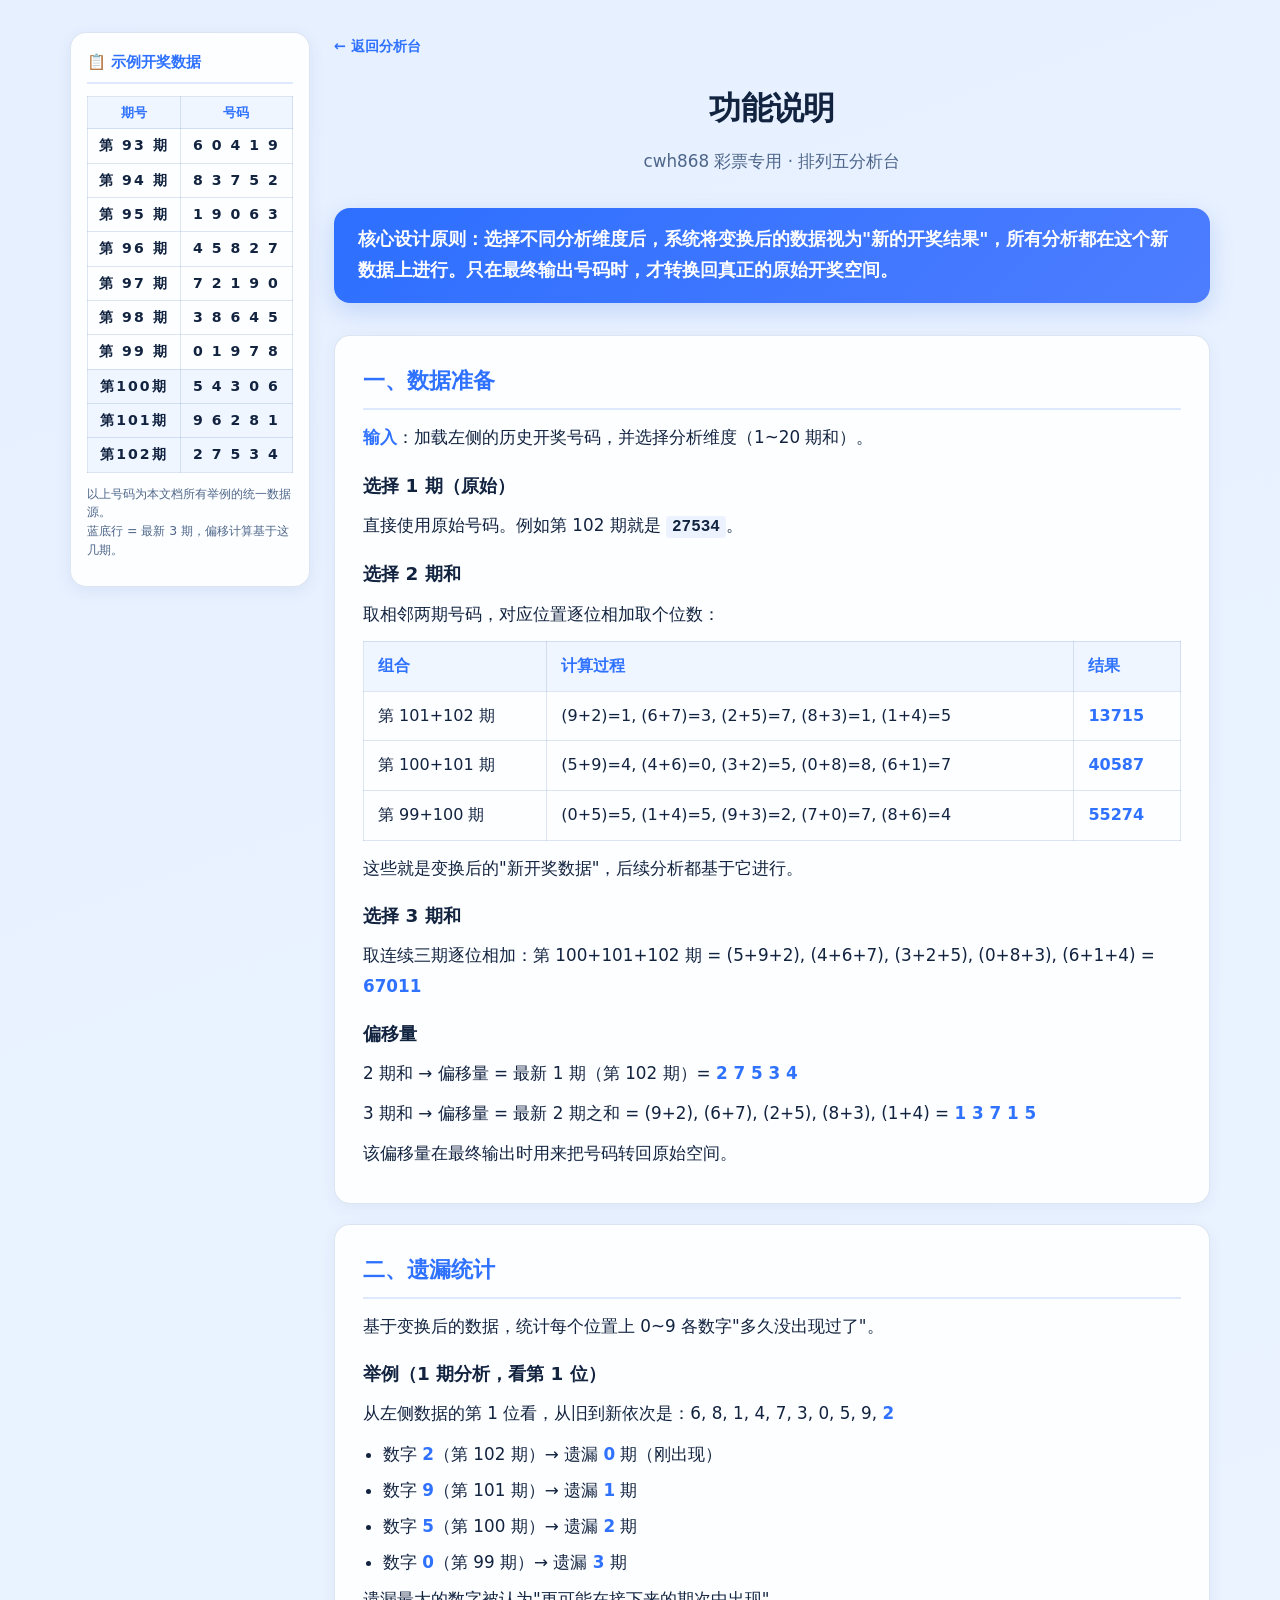
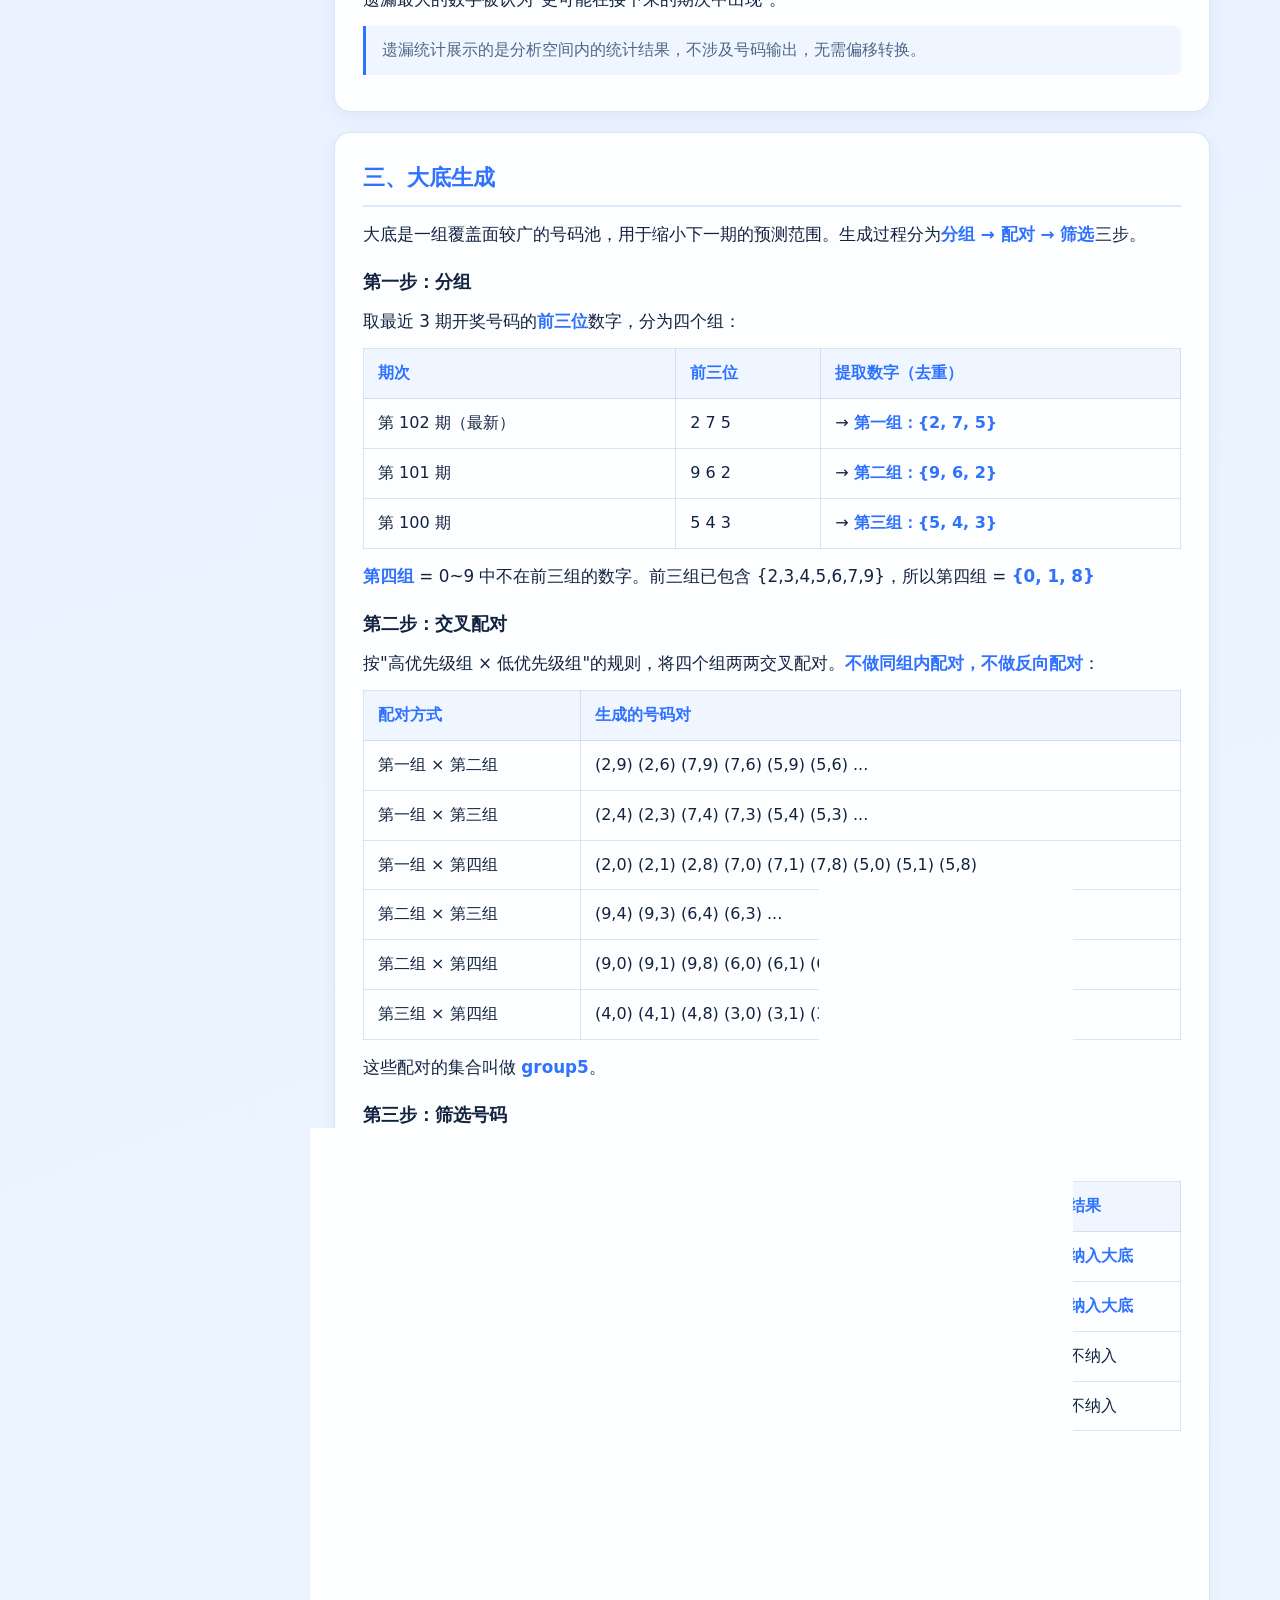
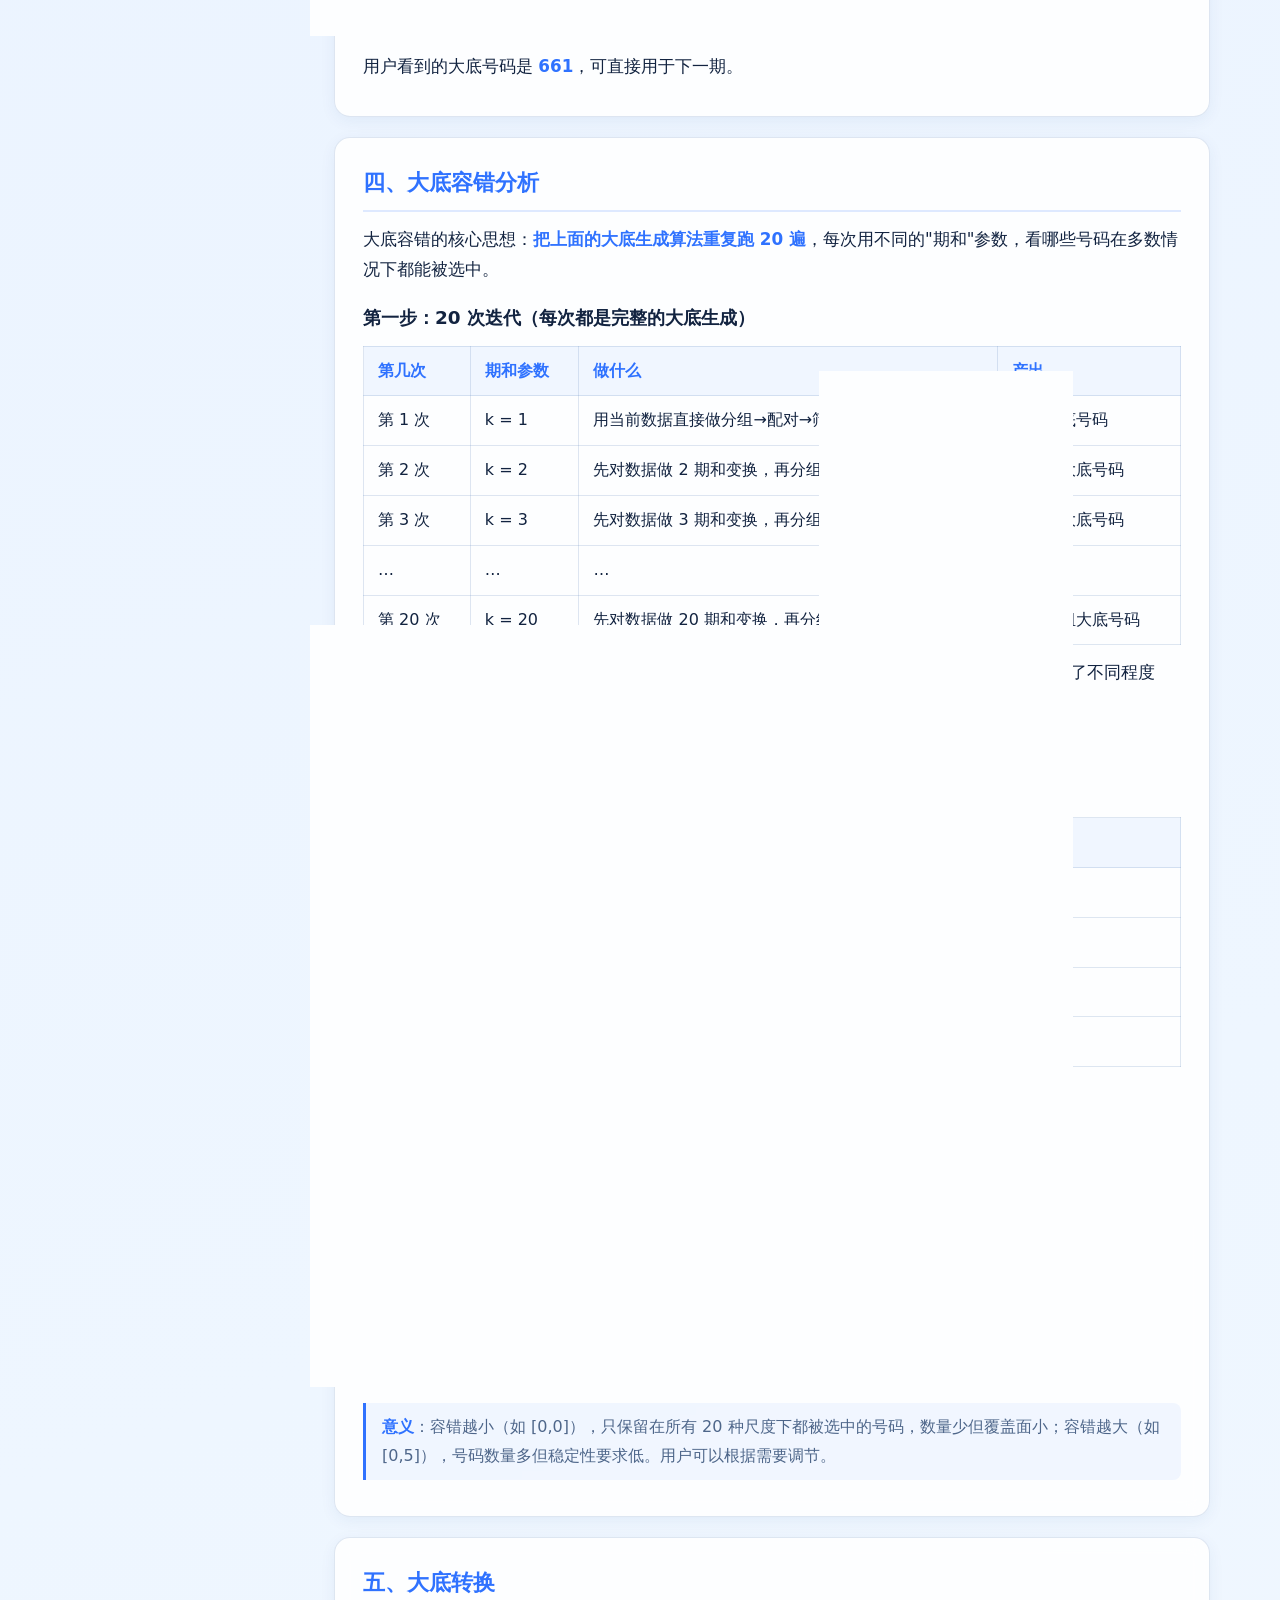
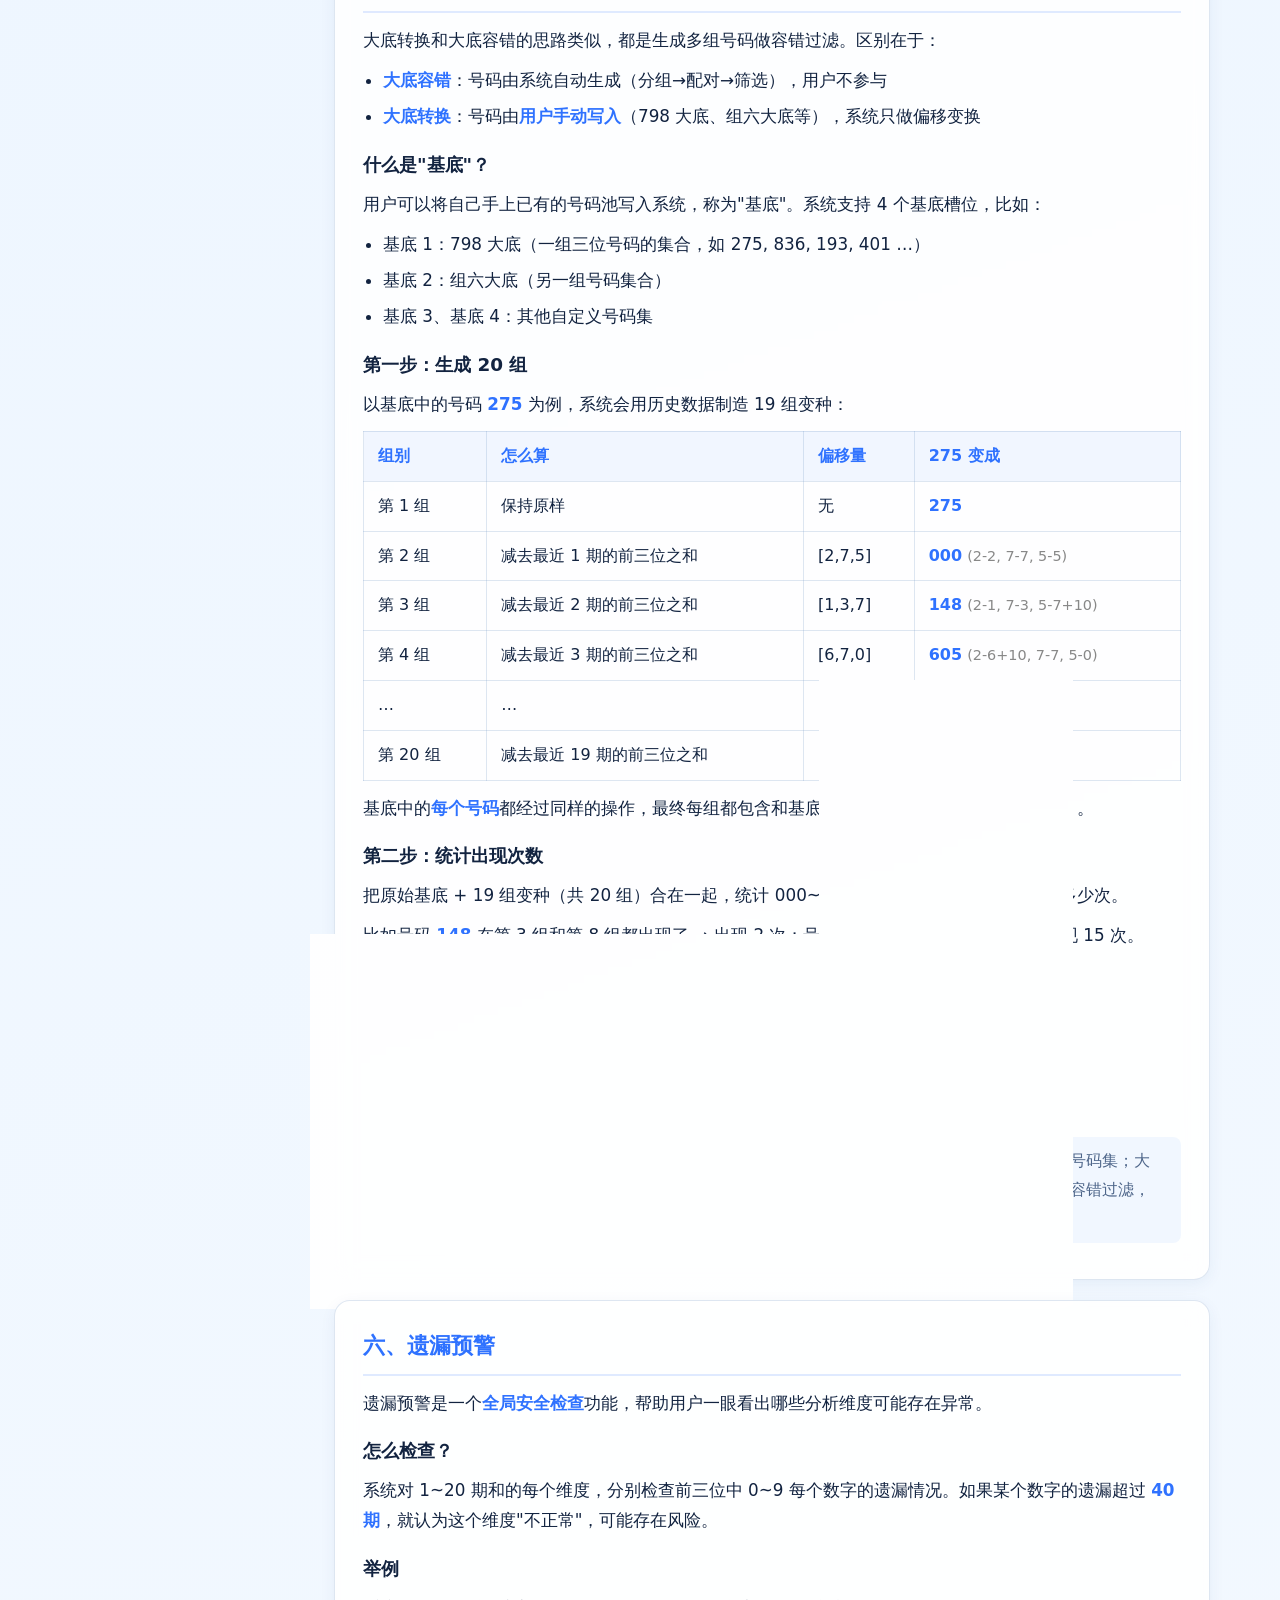
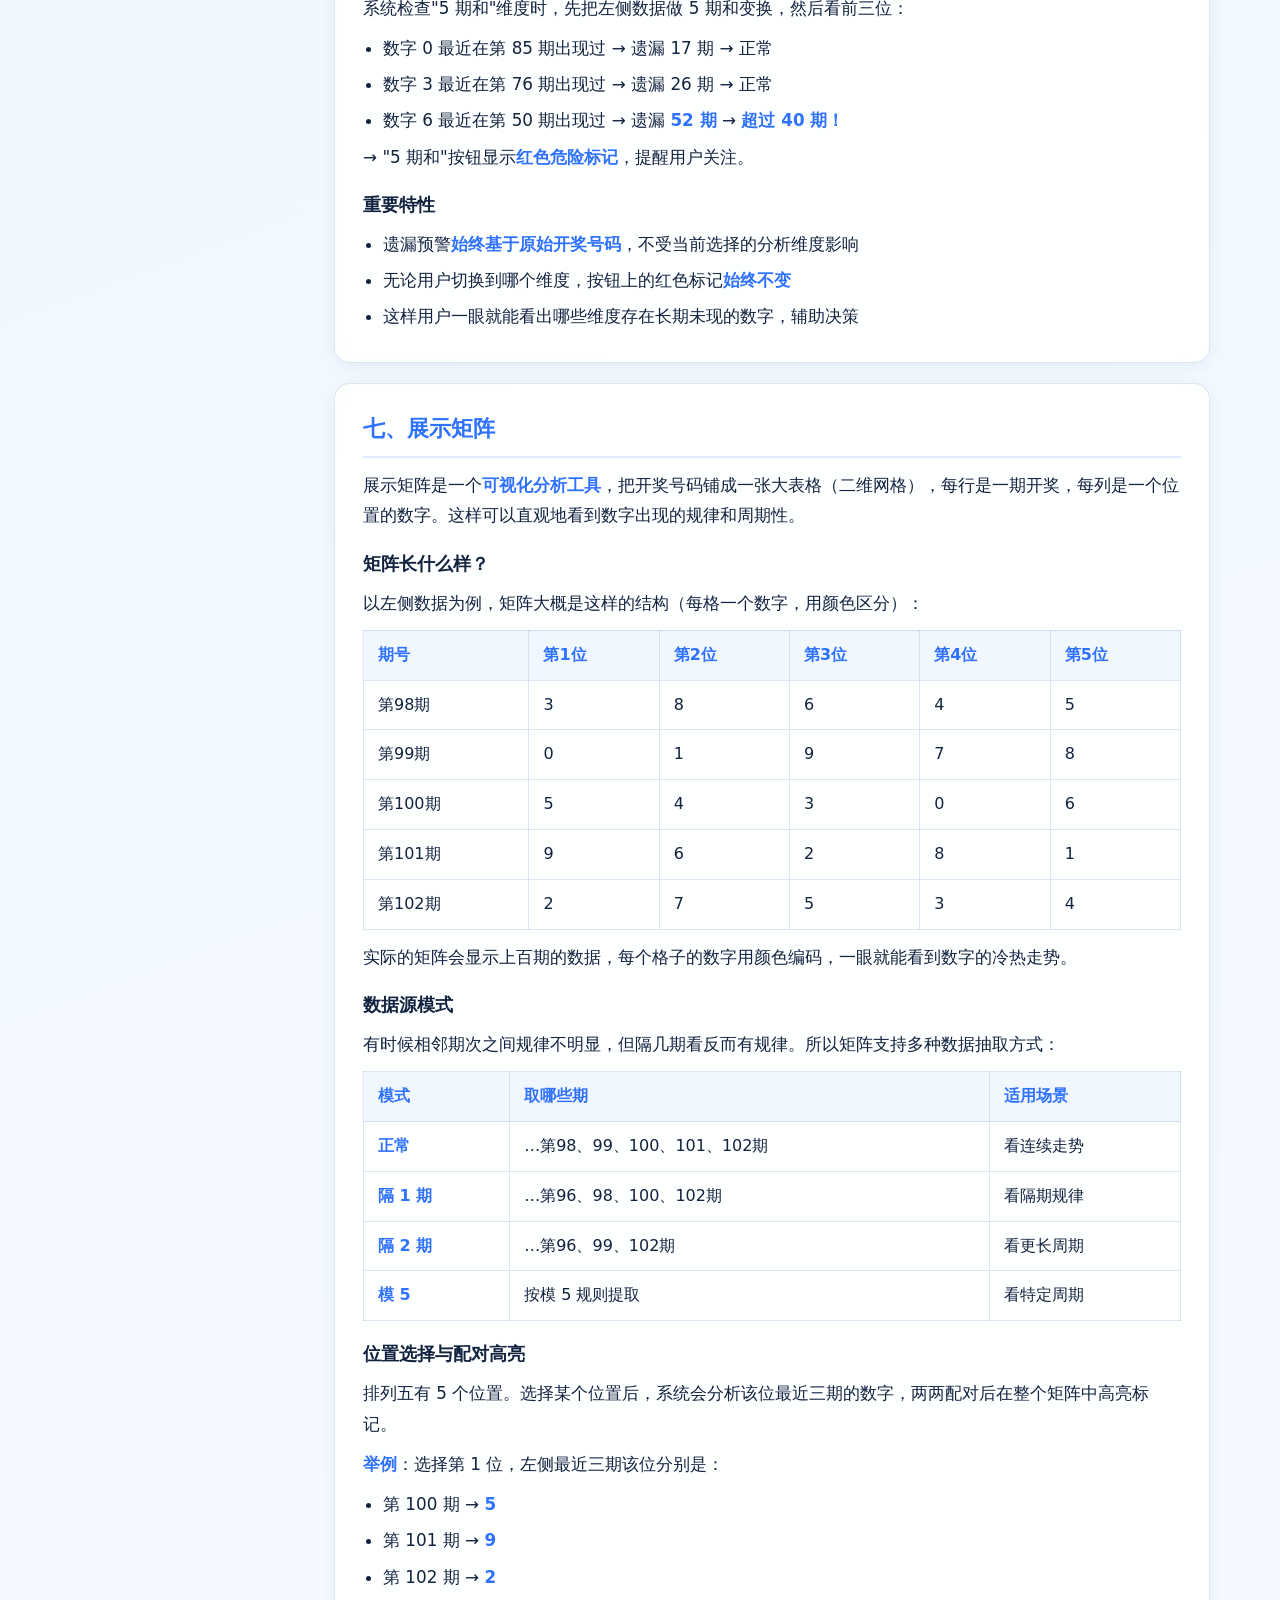
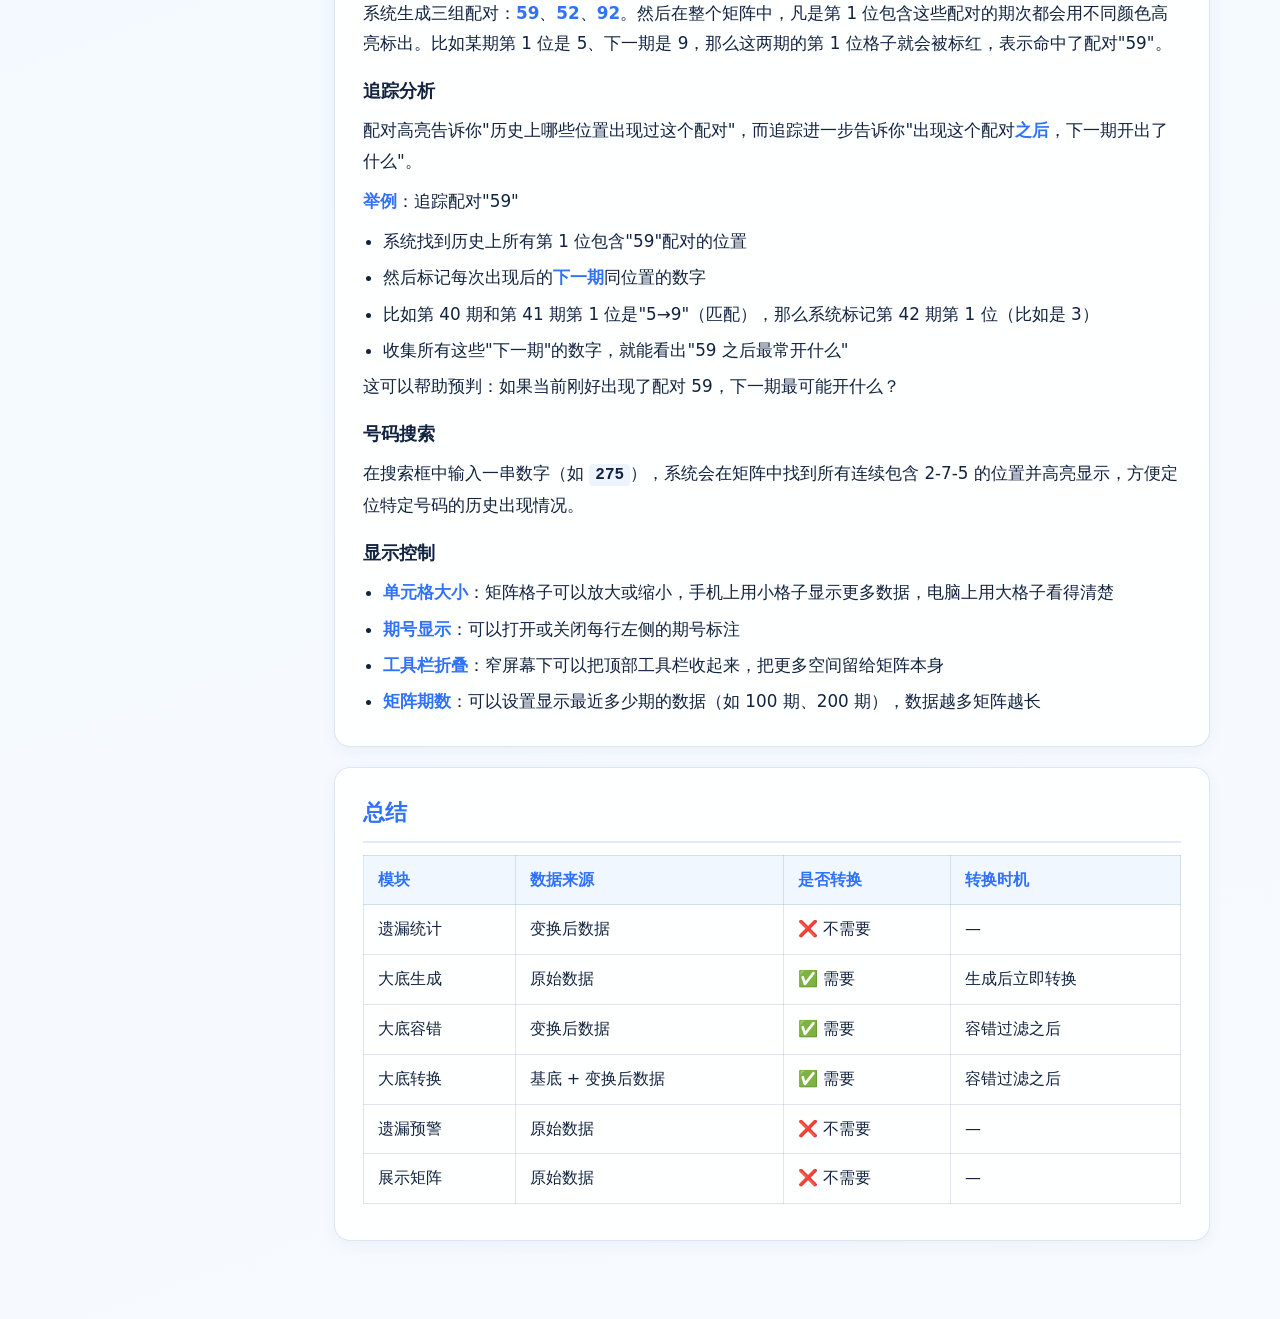
<file: templates/help.html>
<!DOCTYPE html>
<html lang="zh-CN">
<head>
    <meta charset="UTF-8">
    <meta name="viewport" content="width=device-width, initial-scale=1.0">
    <title>功能说明 — cwh868 彩票分析台</title>
    <style>
        :root {
            --bg: #f0f4ff;
            --surface: rgba(255,255,255,0.88);
            --text: #122340;
            --text-secondary: #4e668a;
            --accent: #2f72ff;
            --border: rgba(107,142,193,0.22);
            --radius: 16px;
            --font: -apple-system, BlinkMacSystemFont, "Segoe UI", "PingFang SC", "Hiragino Sans GB", "Microsoft YaHei", system-ui, sans-serif;
        }
        *, *::before, *::after { box-sizing: border-box; margin: 0; padding: 0; }
        body {
            background: linear-gradient(160deg, #e7f0ff 0%, #eef6ff 48%, #f7fbff 100%);
            color: var(--text);
            font-family: var(--font);
            line-height: 1.8;
            padding: 32px 20px 60px;
        }
        .page-layout {
            max-width: 1140px;
            margin: 0 auto;
            display: flex;
            gap: 24px;
            align-items: flex-start;
        }
        /* 左侧悬浮参考数据 */
        .ref-panel {
            position: sticky;
            top: 24px;
            width: 240px;
            min-width: 240px;
            background: var(--surface);
            border: 1px solid var(--border);
            border-radius: var(--radius);
            padding: 16px;
            backdrop-filter: blur(10px);
            box-shadow: 0 4px 16px rgba(19,62,141,0.08);
        }
        .ref-panel h3 {
            font-size: 0.95rem;
            font-weight: 700;
            color: var(--accent);
            margin-bottom: 10px;
            padding-bottom: 6px;
            border-bottom: 2px solid rgba(47,114,255,0.15);
        }
        .ref-panel table {
            width: 100%;
            border-collapse: collapse;
            font-size: 0.88rem;
        }
        .ref-panel th, .ref-panel td {
            padding: 4px 6px;
            border: 1px solid var(--border);
            text-align: center;
            font-variant-numeric: tabular-nums;
        }
        .ref-panel th {
            background: rgba(47,114,255,0.06);
            font-weight: 600;
            color: var(--accent);
            font-size: 0.8rem;
        }
        .ref-panel td { font-weight: 600; letter-spacing: 2px; white-space: nowrap; }
        .ref-panel .ref-note {
            font-size: 0.78rem;
            color: var(--text-secondary);
            margin-top: 10px;
            line-height: 1.5;
        }
        .ref-latest { background: rgba(47,114,255,0.06) !important; }
        /* 右侧主内容 */
        .main-content {
            flex: 1;
            min-width: 0;
        }
        h1 {
            font-size: 2rem;
            font-weight: 800;
            text-align: center;
            margin-bottom: 8px;
            letter-spacing: -0.02em;
        }
        .subtitle {
            text-align: center;
            color: var(--text-secondary);
            font-size: 1.05rem;
            margin-bottom: 32px;
        }
        .principle {
            background: linear-gradient(135deg, #2d6fff, #4d7dff);
            color: #fff;
            padding: 16px 24px;
            border-radius: var(--radius);
            font-size: 1.1rem;
            font-weight: 600;
            margin-bottom: 32px;
            box-shadow: 0 8px 24px rgba(42,105,219,0.2);
        }
        .section {
            background: var(--surface);
            border: 1px solid var(--border);
            border-radius: var(--radius);
            padding: 24px 28px;
            margin-bottom: 20px;
            backdrop-filter: blur(10px);
            box-shadow: 0 4px 16px rgba(19,62,141,0.06);
        }
        h2 {
            font-size: 1.4rem;
            font-weight: 700;
            color: var(--accent);
            margin-bottom: 12px;
            padding-bottom: 8px;
            border-bottom: 2px solid rgba(47,114,255,0.15);
        }
        .section h3 {
            font-size: 1.15rem;
            font-weight: 700;
            color: var(--text);
            margin: 16px 0 8px;
        }
        p, li { font-size: 1.05rem; color: var(--text); margin-bottom: 10px; }
        ol, ul { padding-left: 20px; }
        li { margin-bottom: 6px; }
        strong { color: var(--accent); }
        code { background: rgba(47,114,255,0.08); padding: 2px 6px; border-radius: 4px; font-weight: 600; font-size: 0.95em; }
        .note {
            background: rgba(47,114,255,0.06);
            border-left: 3px solid var(--accent);
            padding: 10px 16px;
            border-radius: 0 8px 8px 0;
            font-size: 1rem;
            color: var(--text-secondary);
            margin: 12px 0;
        }
        table {
            width: 100%;
            border-collapse: collapse;
            margin: 12px 0;
            font-size: 1rem;
        }
        th, td {
            padding: 10px 14px;
            border: 1px solid var(--border);
            text-align: left;
        }
        th {
            background: rgba(47,114,255,0.06);
            font-weight: 700;
            color: var(--accent);
        }
        .back-link {
            display: inline-block;
            margin-bottom: 20px;
            color: var(--accent);
            text-decoration: none;
            font-weight: 600;
            font-size: 0.9rem;
        }
        .back-link:hover { text-decoration: underline; }
        .calc { color: #888; font-size: 0.9em; }
        /* 移动端 */
        @media (max-width: 860px) {
            .page-layout { flex-direction: column; }
            .ref-panel {
                position: static;
                width: 100%;
                min-width: 0;
            }
        }
        @media (max-width: 640px) {
            body { padding: 16px 10px 40px; }
            h1 { font-size: 1.4rem; }
            h2 { font-size: 1.15rem; }
            .subtitle { font-size: 0.9rem; margin-bottom: 20px; }
            .principle { font-size: 0.95rem; padding: 12px 16px; }
            .section { padding: 16px 14px; }
            .section h3 { font-size: 1rem; }
            p, li { font-size: 0.95rem; }
            table { display: block; overflow-x: auto; -webkit-overflow-scrolling: touch; white-space: nowrap; }
            thead { display: table; width: 100%; }
            tbody { display: table; width: 100%; }
            tr { display: table-row; }
            th, td { padding: 8px 10px; font-size: 0.88rem; }
        }
        @media (max-width: 480px) {
            body { padding: 12px 8px 32px; }
            h1 { font-size: 1.2rem; }
            h2 { font-size: 1.05rem; }
            .section { padding: 12px 10px; }
            th, td { padding: 6px 8px; font-size: 0.82rem; }
            .note { padding: 8px 12px; font-size: 0.9rem; }
        }
    </style>
</head>
<body>
    <div class="page-layout">
        <!-- 左侧悬浮参考数据 -->
        <aside class="ref-panel">
            <h3>📋 示例开奖数据</h3>
            <table>
                <thead>
                    <tr><th>期号</th><th>号码</th></tr>
                </thead>
                <tbody>
                    <tr><td>第 93 期</td><td>6 0 4 1 9</td></tr>
                    <tr><td>第 94 期</td><td>8 3 7 5 2</td></tr>
                    <tr><td>第 95 期</td><td>1 9 0 6 3</td></tr>
                    <tr><td>第 96 期</td><td>4 5 8 2 7</td></tr>
                    <tr><td>第 97 期</td><td>7 2 1 9 0</td></tr>
                    <tr><td>第 98 期</td><td>3 8 6 4 5</td></tr>
                    <tr><td>第 99 期</td><td>0 1 9 7 8</td></tr>
                    <tr class="ref-latest"><td>第100期</td><td>5 4 3 0 6</td></tr>
                    <tr class="ref-latest"><td>第101期</td><td>9 6 2 8 1</td></tr>
                    <tr class="ref-latest"><td>第102期</td><td>2 7 5 3 4</td></tr>
                </tbody>
            </table>
            <p class="ref-note">
                以上号码为本文档所有举例的统一数据源。<br>
                蓝底行 = 最新 3 期，偏移计算基于这几期。
            </p>
        </aside>

        <!-- 右侧主内容 -->
        <div class="main-content">
            <a href="/" class="back-link">← 返回分析台</a>
            <h1>功能说明</h1>
            <p class="subtitle">cwh868 彩票专用 · 排列五分析台</p>

            <div class="principle">
                核心设计原则：选择不同分析维度后，系统将变换后的数据视为"新的开奖结果"，所有分析都在这个新数据上进行。只在最终输出号码时，才转换回真正的原始开奖空间。
            </div>

            <!-- 一、数据准备 -->
            <div class="section">
                <h2>一、数据准备</h2>
                <p><strong>输入</strong>：加载左侧的历史开奖号码，并选择分析维度（1~20 期和）。</p>

                <h3>选择 1 期（原始）</h3>
                <p>直接使用原始号码。例如第 102 期就是 <code>27534</code>。</p>

                <h3>选择 2 期和</h3>
                <p>取相邻两期号码，对应位置逐位相加取个位数：</p>
                <table>
                    <tr><th>组合</th><th>计算过程</th><th>结果</th></tr>
                    <tr><td>第 101+102 期</td><td>(9+2)=1, (6+7)=3, (2+5)=7, (8+3)=1, (1+4)=5</td><td><strong>13715</strong></td></tr>
                    <tr><td>第 100+101 期</td><td>(5+9)=4, (4+6)=0, (3+2)=5, (0+8)=8, (6+1)=7</td><td><strong>40587</strong></td></tr>
                    <tr><td>第 99+100 期</td><td>(0+5)=5, (1+4)=5, (9+3)=2, (7+0)=7, (8+6)=4</td><td><strong>55274</strong></td></tr>
                </table>
                <p>这些就是变换后的"新开奖数据"，后续分析都基于它进行。</p>

                <h3>选择 3 期和</h3>
                <p>取连续三期逐位相加：第 100+101+102 期 = (5+9+2), (4+6+7), (3+2+5), (0+8+3), (6+1+4) = <strong>67011</strong></p>

                <h3>偏移量</h3>
                <p>2 期和 → 偏移量 = 最新 1 期（第 102 期）= <strong>2 7 5 3 4</strong></p>
                <p>3 期和 → 偏移量 = 最新 2 期之和 = (9+2), (6+7), (2+5), (8+3), (1+4) = <strong>1 3 7 1 5</strong></p>
                <p>该偏移量在最终输出时用来把号码转回原始空间。</p>
            </div>

            <!-- 二、遗漏统计 -->
            <div class="section">
                <h2>二、遗漏统计</h2>
                <p>基于变换后的数据，统计每个位置上 0~9 各数字"多久没出现过了"。</p>

                <h3>举例（1 期分析，看第 1 位）</h3>
                <p>从左侧数据的第 1 位看，从旧到新依次是：6, 8, 1, 4, 7, 3, 0, 5, 9, <strong>2</strong></p>
                <ul>
                    <li>数字 <strong>2</strong>（第 102 期）→ 遗漏 <strong>0</strong> 期（刚出现）</li>
                    <li>数字 <strong>9</strong>（第 101 期）→ 遗漏 <strong>1</strong> 期</li>
                    <li>数字 <strong>5</strong>（第 100 期）→ 遗漏 <strong>2</strong> 期</li>
                    <li>数字 <strong>0</strong>（第 99 期）→ 遗漏 <strong>3</strong> 期</li>
                </ul>
                <p>遗漏最大的数字被认为"更可能在接下来的期次中出现"。</p>
                <div class="note">遗漏统计展示的是分析空间内的统计结果，不涉及号码输出，无需偏移转换。</div>
            </div>

            <!-- 三、大底生成 -->
            <!-- 三、大底生成 -->
            <div class="section">
                <h2>三、大底生成</h2>
                <p>大底是一组覆盖面较广的号码池，用于缩小下一期的预测范围。生成过程分为<strong>分组 → 配对 → 筛选</strong>三步。</p>

                <h3>第一步：分组</h3>
                <p>取最近 3 期开奖号码的<strong>前三位</strong>数字，分为四个组：</p>
                <table>
                    <tr><th>期次</th><th>前三位</th><th>提取数字（去重）</th></tr>
                    <tr><td>第 102 期（最新）</td><td>2 7 5</td><td>→ <strong>第一组：{2, 7, 5}</strong></td></tr>
                    <tr><td>第 101 期</td><td>9 6 2</td><td>→ <strong>第二组：{9, 6, 2}</strong></td></tr>
                    <tr><td>第 100 期</td><td>5 4 3</td><td>→ <strong>第三组：{5, 4, 3}</strong></td></tr>
                </table>
                <p><strong>第四组</strong> = 0~9 中不在前三组的数字。前三组已包含 {2,3,4,5,6,7,9}，所以第四组 = <strong>{0, 1, 8}</strong></p>

                <h3>第二步：交叉配对</h3>
                <p>按"高优先级组 × 低优先级组"的规则，将四个组两两交叉配对。<strong>不做同组内配对，不做反向配对</strong>：</p>
                <table>
                    <tr><th>配对方式</th><th>生成的号码对</th></tr>
                    <tr><td>第一组 × 第二组</td><td>(2,9) (2,6) (7,9) (7,6) (5,9) (5,6) ...</td></tr>
                    <tr><td>第一组 × 第三组</td><td>(2,4) (2,3) (7,4) (7,3) (5,4) (5,3) ...</td></tr>
                    <tr><td>第一组 × 第四组</td><td>(2,0) (2,1) (2,8) (7,0) (7,1) (7,8) (5,0) (5,1) (5,8)</td></tr>
                    <tr><td>第二组 × 第三组</td><td>(9,4) (9,3) (6,4) (6,3) ...</td></tr>
                    <tr><td>第二组 × 第四组</td><td>(9,0) (9,1) (9,8) (6,0) (6,1) (6,8) ...</td></tr>
                    <tr><td>第三组 × 第四组</td><td>(4,0) (4,1) (4,8) (3,0) (3,1) (3,8) ...</td></tr>
                </table>
                <p>这些配对的集合叫做 <strong>group5</strong>。</p>

                <h3>第三步：筛选号码</h3>
                <p>遍历所有三位数 000~999，检查每个号码的三个数字中是否<strong>包含 group5 中的任意一对</strong>：</p>
                <table>
                    <tr><th>号码</th><th>检查过程</th><th>结果</th></tr>
                    <tr><td>290</td><td>包含数字 2 和 9 → 配对 (2,9) 在 group5 中 ✅</td><td><strong>纳入大底</strong></td></tr>
                    <tr><td>193</td><td>包含数字 1 和 9; 1 和 3; 9 和 3 → (9,3) 在 group5 中 ✅</td><td><strong>纳入大底</strong></td></tr>
                    <tr><td>111</td><td>只有数字 1，无法组成配对</td><td>不纳入</td></tr>
                    <tr><td>888</td><td>只有数字 8，无法组成配对（同组内不配对）</td><td>不纳入</td></tr>
                </table>
                <p>最终得到一组三位号码列表，就是<strong>大底</strong>。</p>

                <h3>第四步：偏移转换（仅维度 > 1 时）</h3>
                <p>如果选择了 2 期和分析，此时的大底号码还在"2 期和空间"中，需要转回原始空间：</p>
                <p>例如大底中筛出号码 <strong>836</strong>，偏移量为 <strong>[2, 7, 5]</strong>（第 102 期前三位）：</p>
                <p>最终输出 = (8−2), (3−7+10), (6−5) = <strong>661</strong>  <span class="calc">负数时加 10 取个位</span></p>
                <p>用户看到的大底号码是 <strong>661</strong>，可直接用于下一期。</p>
            </div>

            <!-- 四、大底容错分析 -->
            <div class="section">
                <h2>四、大底容错分析</h2>
                <p>大底容错的核心思想：<strong>把上面的大底生成算法重复跑 20 遍</strong>，每次用不同的"期和"参数，看哪些号码在多数情况下都能被选中。</p>

                <h3>第一步：20 次迭代（每次都是完整的大底生成）</h3>
                <table>
                    <tr><th>第几次</th><th>期和参数</th><th>做什么</th><th>产出</th></tr>
                    <tr><td>第 1 次</td><td>k = 1</td><td>用当前数据直接做分组→配对→筛选</td><td>一组大底号码</td></tr>
                    <tr><td>第 2 次</td><td>k = 2</td><td>先对数据做 2 期和变换，再分组→配对→筛选</td><td>另一组大底号码</td></tr>
                    <tr><td>第 3 次</td><td>k = 3</td><td>先对数据做 3 期和变换，再分组→配对→筛选</td><td>又一组大底号码</td></tr>
                    <tr><td>…</td><td>…</td><td>…</td><td>…</td></tr>
                    <tr><td>第 20 次</td><td>k = 20</td><td>先对数据做 20 期和变换，再分组→配对→筛选</td><td>最后一组大底号码</td></tr>
                </table>
                <p>每次迭代内部的算法和上面"三、大底生成"完全一样（分组→配对→筛选），只是输入数据经过了不同程度的"期和变换"。</p>

                <h3>第二步：统计出现次数</h3>
                <p>把 20 组大底合在一起，统计每个三位数分别出现了多少次：</p>
                <table>
                    <tr><th>号码</th><th>在 20 组中出现次数</th><th>含义</th></tr>
                    <tr><td>275</td><td>20 次（每组都有）</td><td>在所有时间尺度下都被选中，非常稳定</td></tr>
                    <tr><td>836</td><td>18 次（缺席 2 组）</td><td>在大多数尺度下被选中，比较稳定</td></tr>
                    <tr><td>409</td><td>15 次（缺席 5 组）</td><td>只在部分尺度下被选中，稳定性一般</td></tr>
                    <tr><td>777</td><td>3 次</td><td>只在少数尺度下偶然被选中，不稳定</td></tr>
                </table>

                <h3>第三步：容错过滤</h3>
                <p>用户设置<strong>容错范围</strong>来决定保留哪些号码。例如容错范围 <strong>[0, 2]</strong>：</p>
                <ul>
                    <li>"0"表示允许缺席最少 0 组 → 出现次数最多 20 次</li>
                    <li>"2"表示允许缺席最多 2 组 → 出现次数最少 18 次</li>
                    <li>所以保留出现次数在 <strong>18~20 次</strong>之间的号码</li>
                </ul>
                <p>上表中 275（20次）和 836（18次）被保留，409 和 777 被过滤掉。</p>

                <h3>第四步：偏移转换（最后一步）</h3>
                <p>过滤完成后，如果分析维度 > 1，对保留的每个号码减去偏移量转回原始空间，然后去重排序。</p>
                <div class="note"><strong>意义</strong>：容错越小（如 [0,0]），只保留在所有 20 种尺度下都被选中的号码，数量少但覆盖面小；容错越大（如 [0,5]），号码数量多但稳定性要求低。用户可以根据需要调节。</div>
            </div>

            <!-- 五、大底转换 -->
            <div class="section">
                <h2>五、大底转换</h2>
                <p>大底转换和大底容错的思路类似，都是生成多组号码做容错过滤。区别在于：</p>
                <ul>
                    <li><strong>大底容错</strong>：号码由系统自动生成（分组→配对→筛选），用户不参与</li>
                    <li><strong>大底转换</strong>：号码由<strong>用户手动写入</strong>（798 大底、组六大底等），系统只做偏移变换</li>
                </ul>

                <h3>什么是"基底"？</h3>
                <p>用户可以将自己手上已有的号码池写入系统，称为"基底"。系统支持 4 个基底槽位，比如：</p>
                <ul>
                    <li>基底 1：798 大底（一组三位号码的集合，如 275, 836, 193, 401 …）</li>
                    <li>基底 2：组六大底（另一组号码集合）</li>
                    <li>基底 3、基底 4：其他自定义号码集</li>
                </ul>

                <h3>第一步：生成 20 组</h3>
                <p>以基底中的号码 <strong>275</strong> 为例，系统会用历史数据制造 19 组变种：</p>
                <table>
                    <tr><th>组别</th><th>怎么算</th><th>偏移量</th><th>275 变成</th></tr>
                    <tr><td>第 1 组</td><td>保持原样</td><td>无</td><td><strong>275</strong></td></tr>
                    <tr><td>第 2 组</td><td>减去最近 1 期的前三位之和</td><td>[2,7,5]</td><td><strong>000</strong> <span class="calc">(2-2, 7-7, 5-5)</span></td></tr>
                    <tr><td>第 3 组</td><td>减去最近 2 期的前三位之和</td><td>[1,3,7]</td><td><strong>148</strong> <span class="calc">(2-1, 7-3, 5-7+10)</span></td></tr>
                    <tr><td>第 4 组</td><td>减去最近 3 期的前三位之和</td><td>[6,7,0]</td><td><strong>605</strong> <span class="calc">(2-6+10, 7-7, 5-0)</span></td></tr>
                    <tr><td>…</td><td>…</td><td>…</td><td>…</td></tr>
                    <tr><td>第 20 组</td><td>减去最近 19 期的前三位之和</td><td>[x,y,z]</td><td>某个三位数</td></tr>
                </table>
                <p>基底中的<strong>每个号码</strong>都经过同样的操作，最终每组都包含和基底相同数量的号码（只是数字变了）。</p>

                <h3>第二步：统计出现次数</h3>
                <p>把原始基底 + 19 组变种（共 20 组）合在一起，统计 000~999 每个号码在 20 组中出现了多少次。</p>
                <p>比如号码 <strong>148</strong> 在第 3 组和第 8 组都出现了 → 出现 2 次；号码 <strong>275</strong> 在很多组都出现了 → 出现 15 次。</p>

                <h3>第三步：容错过滤</h3>
                <p>和大底容错一样，用户设置容错范围（如 [0, 2]），保留出现次数满足条件的号码。</p>

                <h3>第四步：偏移转换（最后一步）</h3>
                <p>过滤完成后，如果分析维度 > 1，对保留的每个号码减去偏移量转回原始空间，去重排序。</p>

                <div class="note"><strong>和大底容错的区别</strong>：大底容错的号码来源是系统算法自动生成（分组配对），每次迭代生成不同的号码集；大底转换的号码来源是用户手写的固定基底，每次迭代只是对同一批号码做数字偏移。两者最后都做容错过滤，目的都是找出"在多种变换下都稳定存在"的号码。</div>
            </div>

            <!-- 六、遗漏预警 -->
            <div class="section">
                <h2>六、遗漏预警</h2>
                <p>遗漏预警是一个<strong>全局安全检查</strong>功能，帮助用户一眼看出哪些分析维度可能存在异常。</p>

                <h3>怎么检查？</h3>
                <p>系统对 1~20 期和的每个维度，分别检查前三位中 0~9 每个数字的遗漏情况。如果某个数字的遗漏超过 <strong>40 期</strong>，就认为这个维度"不正常"，可能存在风险。</p>

                <h3>举例</h3>
                <p>系统检查"5 期和"维度时，先把左侧数据做 5 期和变换，然后看前三位：</p>
                <ul>
                    <li>数字 0 最近在第 85 期出现过 → 遗漏 17 期 → 正常</li>
                    <li>数字 3 最近在第 76 期出现过 → 遗漏 26 期 → 正常</li>
                    <li>数字 6 最近在第 50 期出现过 → 遗漏 <strong>52 期</strong> → <strong>超过 40 期！</strong></li>
                </ul>
                <p>→ "5 期和"按钮显示<strong>红色危险标记</strong>，提醒用户关注。</p>

                <h3>重要特性</h3>
                <ul>
                    <li>遗漏预警<strong>始终基于原始开奖号码</strong>，不受当前选择的分析维度影响</li>
                    <li>无论用户切换到哪个维度，按钮上的红色标记<strong>始终不变</strong></li>
                    <li>这样用户一眼就能看出哪些维度存在长期未现的数字，辅助决策</li>
                </ul>
            </div>

            <!-- 七、展示矩阵 -->
            <div class="section">
                <h2>七、展示矩阵</h2>
                <p>展示矩阵是一个<strong>可视化分析工具</strong>，把开奖号码铺成一张大表格（二维网格），每行是一期开奖，每列是一个位置的数字。这样可以直观地看到数字出现的规律和周期性。</p>

                <h3>矩阵长什么样？</h3>
                <p>以左侧数据为例，矩阵大概是这样的结构（每格一个数字，用颜色区分）：</p>
                <table>
                    <tr><th>期号</th><th>第1位</th><th>第2位</th><th>第3位</th><th>第4位</th><th>第5位</th></tr>
                    <tr><td>第98期</td><td>3</td><td>8</td><td>6</td><td>4</td><td>5</td></tr>
                    <tr><td>第99期</td><td>0</td><td>1</td><td>9</td><td>7</td><td>8</td></tr>
                    <tr><td>第100期</td><td>5</td><td>4</td><td>3</td><td>0</td><td>6</td></tr>
                    <tr><td>第101期</td><td>9</td><td>6</td><td>2</td><td>8</td><td>1</td></tr>
                    <tr><td>第102期</td><td>2</td><td>7</td><td>5</td><td>3</td><td>4</td></tr>
                </table>
                <p>实际的矩阵会显示上百期的数据，每个格子的数字用颜色编码，一眼就能看到数字的冷热走势。</p>

                <h3>数据源模式</h3>
                <p>有时候相邻期次之间规律不明显，但隔几期看反而有规律。所以矩阵支持多种数据抽取方式：</p>
                <table>
                    <tr><th>模式</th><th>取哪些期</th><th>适用场景</th></tr>
                    <tr><td><strong>正常</strong></td><td>…第98、99、100、101、102期</td><td>看连续走势</td></tr>
                    <tr><td><strong>隔 1 期</strong></td><td>…第96、98、100、102期</td><td>看隔期规律</td></tr>
                    <tr><td><strong>隔 2 期</strong></td><td>…第96、99、102期</td><td>看更长周期</td></tr>
                    <tr><td><strong>模 5</strong></td><td>按模 5 规则提取</td><td>看特定周期</td></tr>
                </table>

                <h3>位置选择与配对高亮</h3>
                <p>排列五有 5 个位置。选择某个位置后，系统会分析该位最近三期的数字，两两配对后在整个矩阵中高亮标记。</p>
                <p><strong>举例</strong>：选择第 1 位，左侧最近三期该位分别是：</p>
                <ul>
                    <li>第 100 期 → <strong>5</strong></li>
                    <li>第 101 期 → <strong>9</strong></li>
                    <li>第 102 期 → <strong>2</strong></li>
                </ul>
                <p>系统生成三组配对：<strong>59</strong>、<strong>52</strong>、<strong>92</strong>。然后在整个矩阵中，凡是第 1 位包含这些配对的期次都会用不同颜色高亮标出。比如某期第 1 位是 5、下一期是 9，那么这两期的第 1 位格子就会被标红，表示命中了配对"59"。</p>

                <h3>追踪分析</h3>
                <p>配对高亮告诉你"历史上哪些位置出现过这个配对"，而追踪进一步告诉你"出现这个配对<strong>之后</strong>，下一期开出了什么"。</p>
                <p><strong>举例</strong>：追踪配对"59"</p>
                <ul>
                    <li>系统找到历史上所有第 1 位包含"59"配对的位置</li>
                    <li>然后标记每次出现后的<strong>下一期</strong>同位置的数字</li>
                    <li>比如第 40 期和第 41 期第 1 位是"5→9"（匹配），那么系统标记第 42 期第 1 位（比如是 3）</li>
                    <li>收集所有这些"下一期"的数字，就能看出"59 之后最常开什么"</li>
                </ul>
                <p>这可以帮助预判：如果当前刚好出现了配对 59，下一期最可能开什么？</p>

                <h3>号码搜索</h3>
                <p>在搜索框中输入一串数字（如 <code>275</code>），系统会在矩阵中找到所有连续包含 2-7-5 的位置并高亮显示，方便定位特定号码的历史出现情况。</p>

                <h3>显示控制</h3>
                <ul>
                    <li><strong>单元格大小</strong>：矩阵格子可以放大或缩小，手机上用小格子显示更多数据，电脑上用大格子看得清楚</li>
                    <li><strong>期号显示</strong>：可以打开或关闭每行左侧的期号标注</li>
                    <li><strong>工具栏折叠</strong>：窄屏幕下可以把顶部工具栏收起来，把更多空间留给矩阵本身</li>
                    <li><strong>矩阵期数</strong>：可以设置显示最近多少期的数据（如 100 期、200 期），数据越多矩阵越长</li>
                </ul>
            </div>

            <!-- 总结表格 -->
            <div class="section">
                <h2>总结</h2>
                <table>
                    <thead>
                        <tr>
                            <th>模块</th>
                            <th>数据来源</th>
                            <th>是否转换</th>
                            <th>转换时机</th>
                        </tr>
                    </thead>
                    <tbody>
                        <tr><td>遗漏统计</td><td>变换后数据</td><td>❌ 不需要</td><td>—</td></tr>
                        <tr><td>大底生成</td><td>原始数据</td><td>✅ 需要</td><td>生成后立即转换</td></tr>
                        <tr><td>大底容错</td><td>变换后数据</td><td>✅ 需要</td><td>容错过滤之后</td></tr>
                        <tr><td>大底转换</td><td>基底 + 变换后数据</td><td>✅ 需要</td><td>容错过滤之后</td></tr>
                        <tr><td>遗漏预警</td><td>原始数据</td><td>❌ 不需要</td><td>—</td></tr>
                        <tr><td>展示矩阵</td><td>原始数据</td><td>❌ 不需要</td><td>—</td></tr>
                    </tbody>
                </table>
            </div>
        </div>
    </div>
</body>
</html>
</file>
